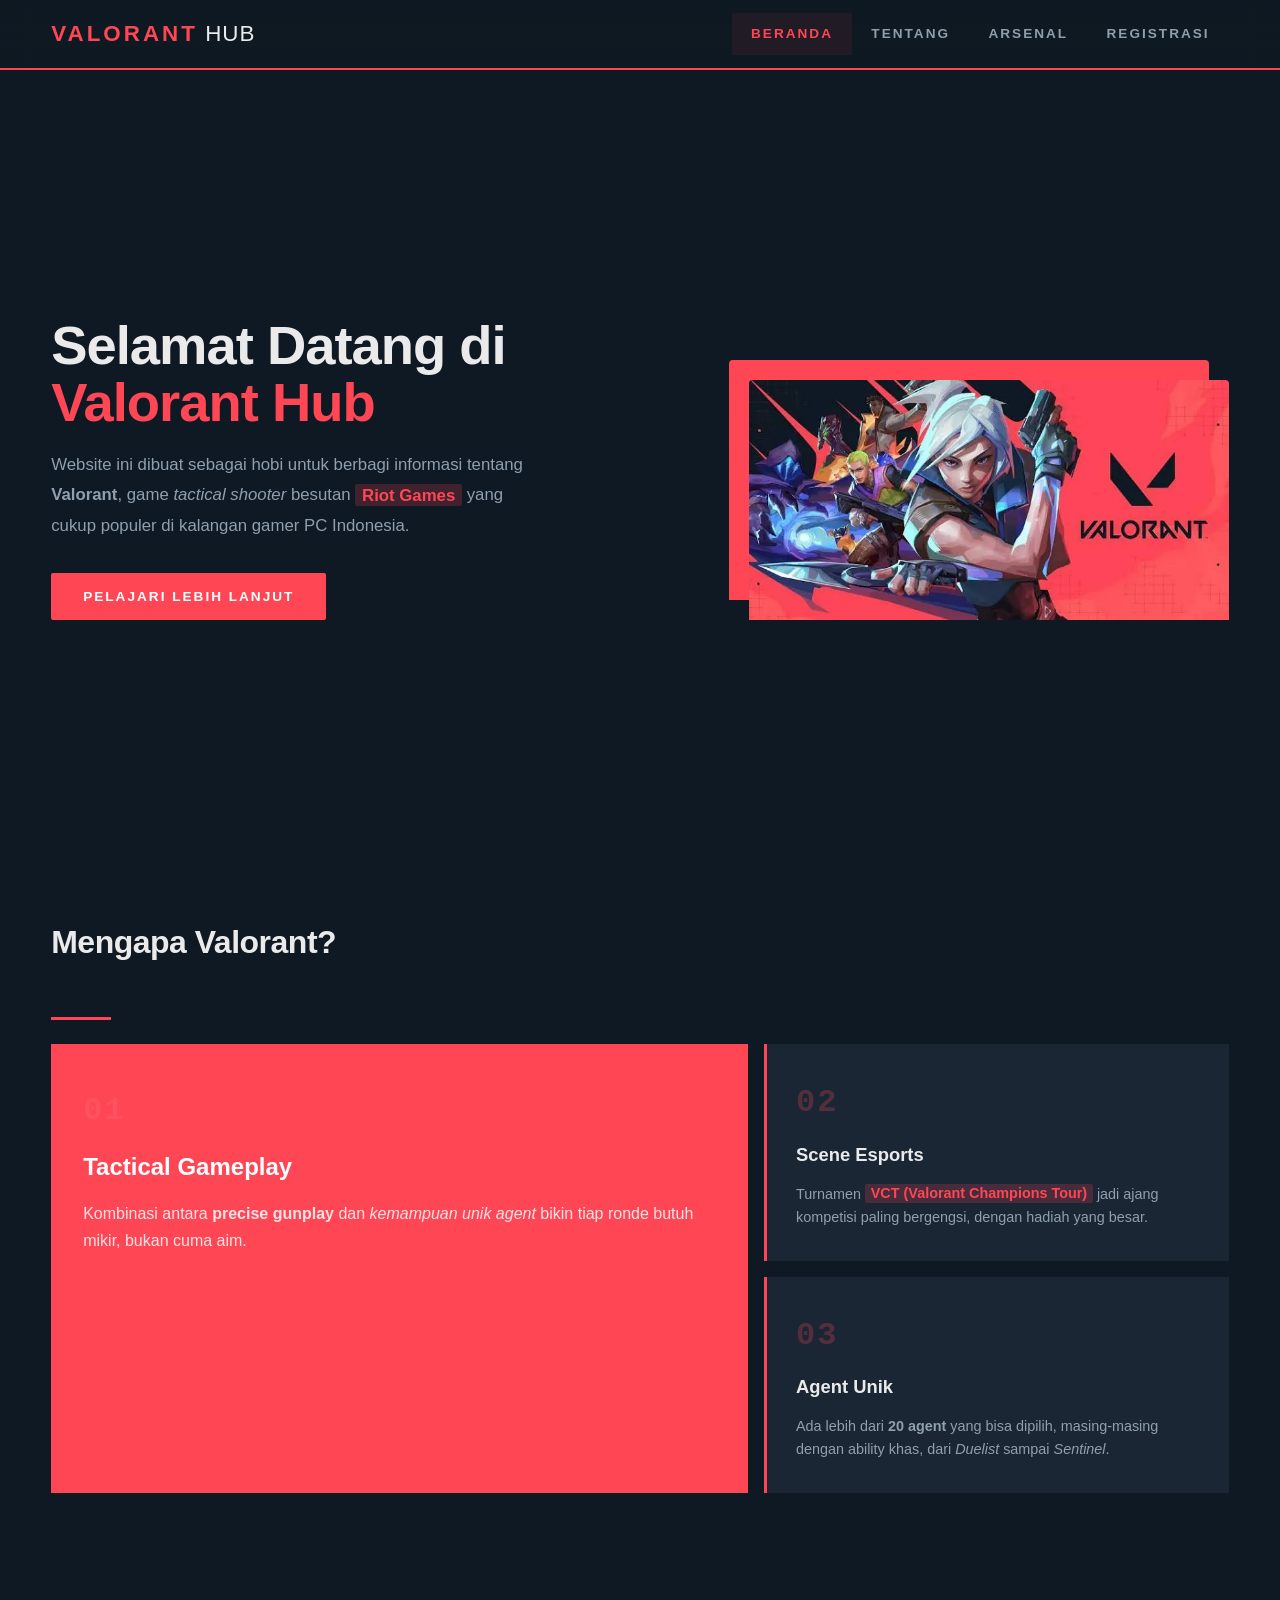
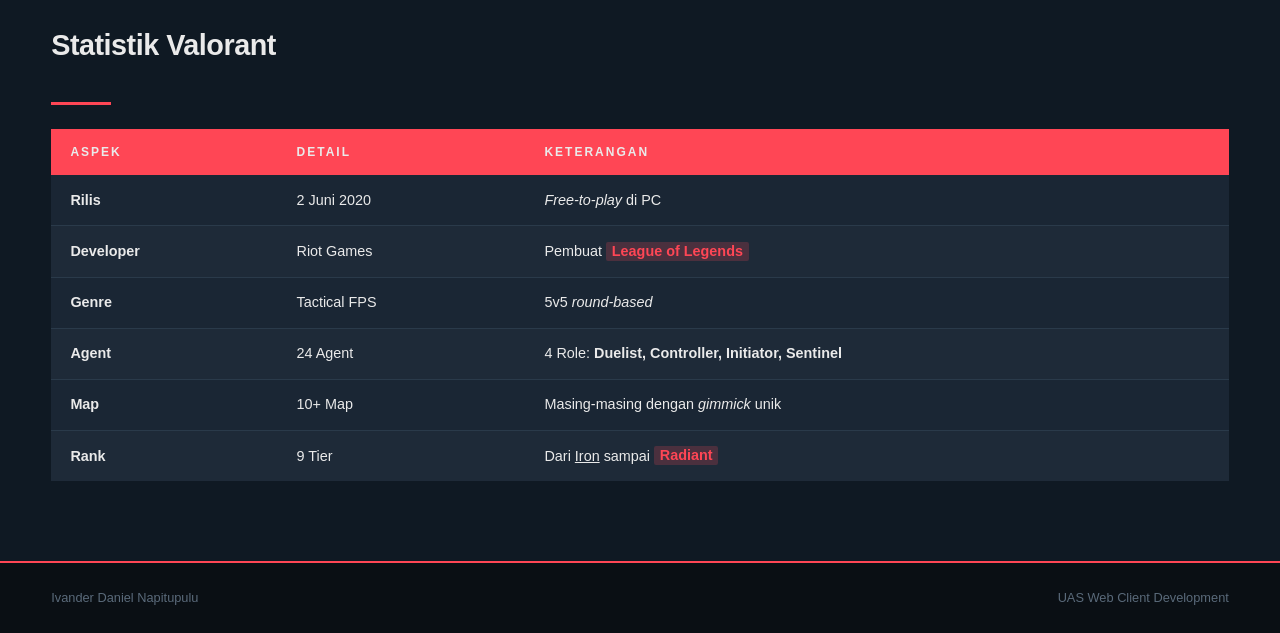
<file: index.html>
<!DOCTYPE html>
<html lang="id">
<head>
  <meta charset="UTF-8">
  <meta name="viewport" content="width=device-width, initial-scale=1.0">
  <title>Valorant Hub - Beranda</title>
  <link rel="stylesheet" href="style.css">
</head>
<body>
  <header>
    <nav>
      <div class="logo">VALORANT<span> HUB</span></div>
      <ul class="nav-links">
        <li><a href="index.html" class="active">Beranda</a></li>
        <li><a href="about.html">Tentang</a></li>
        <li><a href="gallery.html">Arsenal</a></li>
        <li><a href="registrasi.html">Registrasi</a></li>
      </ul>
      <div class="hamburger" onclick="toggleMenu()">
        <span></span>
        <span></span>
        <span></span>
      </div>
    </nav>
  </header>

  <main>
    <section class="hero">
      <div class="hero-content">
        <h1>Selamat Datang di <span class="highlight">Valorant Hub</span></h1>
        <p>Website ini dibuat sebagai hobi untuk berbagi informasi tentang <strong>Valorant</strong>, game <em>tactical shooter</em> besutan <mark>Riot Games</mark> yang cukup populer di kalangan gamer PC Indonesia.</p>
        <a href="about.html" class="btn">Pelajari Lebih Lanjut</a>
      </div>
      <div class="hero-image">
        <img src="valorant.webp" alt="Gaming Setup" />
      </div>
    </section>

    <section class="features">
      <h2>Mengapa Valorant?</h2>
      <div class="section-divider"></div>
      <div class="feature-grid">
        <div class="feature-card">
          <div class="feature-icon">01</div>
          <h3>Tactical Gameplay</h3>
          <p>Kombinasi antara <strong>precise gunplay</strong> dan <em>kemampuan unik agent</em> bikin tiap ronde butuh mikir, bukan cuma aim.</p>
        </div>
        <div class="feature-card">
          <div class="feature-icon">02</div>
          <h3>Scene Esports</h3>
          <p>Turnamen <mark>VCT (Valorant Champions Tour)</mark> jadi ajang kompetisi paling bergengsi, dengan hadiah yang besar.</p>
        </div>
        <div class="feature-card">
          <div class="feature-icon">03</div>
          <h3>Agent Unik</h3>
          <p>Ada lebih dari <strong>20 agent</strong> yang bisa dipilih, masing-masing dengan ability khas, dari <em>Duelist</em> sampai <em>Sentinel</em>.</p>
        </div>
      </div>
    </section>

    <section class="stats">
      <h2>Statistik Valorant</h2>
      <div class="section-divider"></div>
      <table>
        <thead>
          <tr>
            <th>Aspek</th>
            <th>Detail</th>
            <th>Keterangan</th>
          </tr>
        </thead>
        <tbody>
          <tr>
            <td><strong>Rilis</strong></td>
            <td>2 Juni 2020</td>
            <td><em>Free-to-play</em> di PC</td>
          </tr>
          <tr>
            <td><strong>Developer</strong></td>
            <td>Riot Games</td>
            <td>Pembuat <mark>League of Legends</mark></td>
          </tr>
          <tr>
            <td><strong>Genre</strong></td>
            <td>Tactical FPS</td>
            <td>5v5 <em>round-based</em></td>
          </tr>
          <tr>
            <td><strong>Agent</strong></td>
            <td>24 Agent</td>
            <td>4 Role: <strong>Duelist, Controller, Initiator, Sentinel</strong></td>
          </tr>
          <tr>
            <td><strong>Map</strong></td>
            <td>10+ Map</td>
            <td>Masing-masing dengan <em>gimmick</em> unik</td>
          </tr>
          <tr>
            <td><strong>Rank</strong></td>
            <td>9 Tier</td>
            <td>Dari <u>Iron</u> sampai <mark>Radiant</mark></td>
          </tr>
        </tbody>
      </table>
    </section>
  </main>

  <footer>
    <p>Ivander Daniel Napitupulu</p>
    <p>UAS Web Client Development</p>
  </footer>

  <script>
    function toggleMenu() {
      document.querySelector('.nav-links').classList.toggle('active');
    }
  </script>
</body>
</html>
</file>
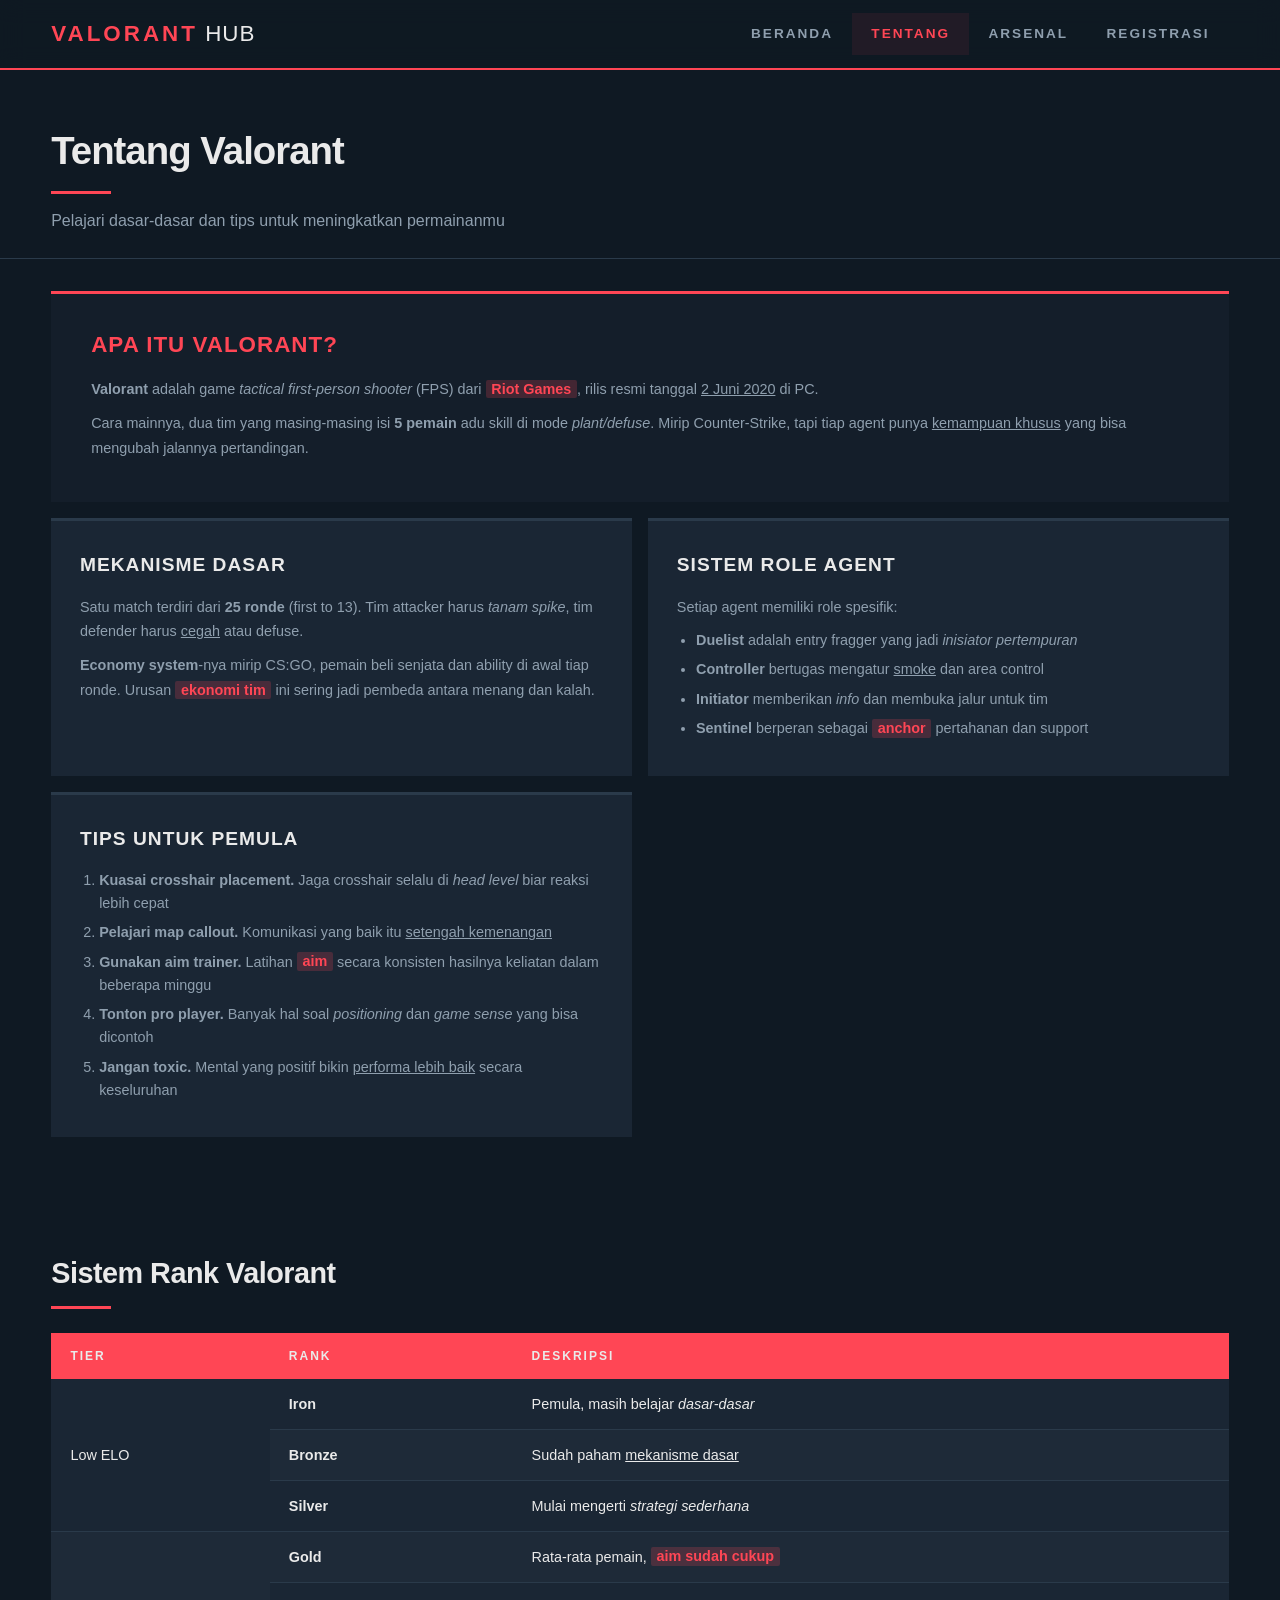
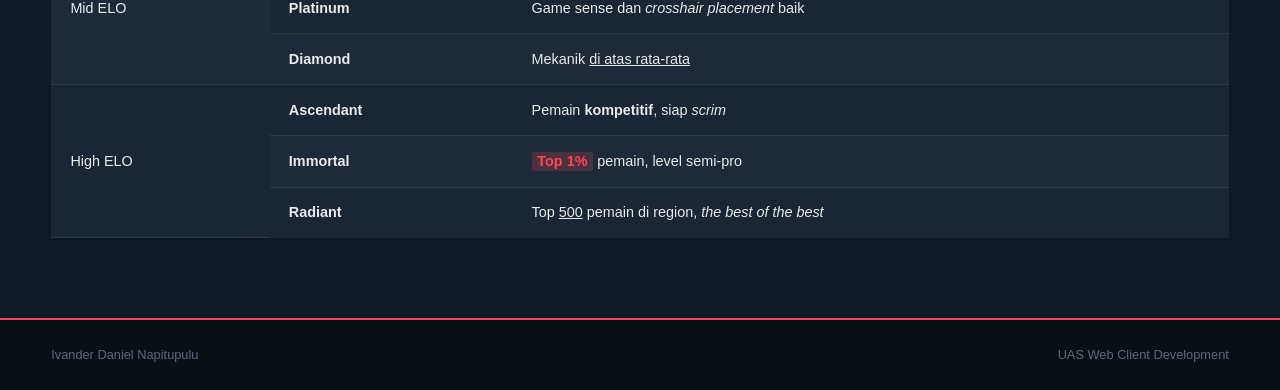
<file: about.html>
<!DOCTYPE html>
<html lang="id">
<head>
  <meta charset="UTF-8">
  <meta name="viewport" content="width=device-width, initial-scale=1.0">
  <title>Valorant Hub - Tentang</title>
  <link rel="stylesheet" href="style.css">
</head>
<body>
  <header>
    <nav>
      <div class="logo">VALORANT<span> HUB</span></div>
      <ul class="nav-links">
        <li><a href="index.html">Beranda</a></li>
        <li><a href="about.html" class="active">Tentang</a></li>
        <li><a href="gallery.html">Arsenal</a></li>
        <li><a href="registrasi.html">Registrasi</a></li>
      </ul>
      <div class="hamburger" onclick="toggleMenu()">
        <span></span>
        <span></span>
        <span></span>
      </div>
    </nav>
  </header>

  <main>
    <section class="page-header">
      <h1>Tentang <span class="highlight">Valorant</span></h1>
      <div class="section-divider"></div>
      <p>Pelajari dasar-dasar dan tips untuk meningkatkan permainanmu</p>
    </section>

    <section class="about-content">
      <div class="about-grid">
        <div class="about-card">
          <h2>Apa Itu Valorant?</h2>
          <p><strong>Valorant</strong> adalah game <em>tactical first-person shooter</em> (FPS) dari <mark>Riot Games</mark>, rilis resmi tanggal <u>2 Juni 2020</u> di PC.</p>
          <p>Cara mainnya, dua tim yang masing-masing isi <strong>5 pemain</strong> adu skill di mode <em>plant/defuse</em>. Mirip Counter-Strike, tapi tiap agent punya <u>kemampuan khusus</u> yang bisa mengubah jalannya pertandingan.</p>
        </div>

        <div class="about-card">
          <h2>Mekanisme Dasar</h2>
          <p>Satu match terdiri dari <strong>25 ronde</strong> (first to 13). Tim attacker harus <em>tanam spike</em>, tim defender harus <u>cegah</u> atau defuse.</p>
          <p><strong>Economy system</strong>-nya mirip CS:GO, pemain beli senjata dan ability di awal tiap ronde. Urusan <mark>ekonomi tim</mark> ini sering jadi pembeda antara menang dan kalah.</p>
        </div>

        <div class="about-card">
          <h2>Sistem Role Agent</h2>
          <p>Setiap agent memiliki role spesifik:</p>
          <ul>
            <li><strong>Duelist</strong> adalah entry fragger yang jadi <em>inisiator pertempuran</em></li>
            <li><strong>Controller</strong> bertugas mengatur <u>smoke</u> dan area control</li>
            <li><strong>Initiator</strong> memberikan <em>info</em> dan membuka jalur untuk tim</li>
            <li><strong>Sentinel</strong> berperan sebagai <mark>anchor</mark> pertahanan dan support</li>
          </ul>
        </div>

        <div class="about-card">
          <h2>Tips untuk Pemula</h2>
          <ol>
            <li><strong>Kuasai crosshair placement.</strong> Jaga crosshair selalu di <em>head level</em> biar reaksi lebih cepat</li>
            <li><strong>Pelajari map callout.</strong> Komunikasi yang baik itu <u>setengah kemenangan</u></li>
            <li><strong>Gunakan aim trainer.</strong> Latihan <mark>aim</mark> secara konsisten hasilnya keliatan dalam beberapa minggu</li>
            <li><strong>Tonton pro player.</strong> Banyak hal soal <em>positioning</em> dan <em>game sense</em> yang bisa dicontoh</li>
            <li><strong>Jangan toxic.</strong> Mental yang positif bikin <u>performa lebih baik</u> secara keseluruhan</li>
          </ol>
        </div>
      </div>
    </section>

    <section class="rank-table">
      <h2>Sistem Rank Valorant</h2>
      <div class="section-divider"></div>
      <table>
        <thead>
          <tr>
            <th>Tier</th>
            <th>Rank</th>
            <th>Deskripsi</th>
          </tr>
        </thead>
        <tbody>
          <tr>
            <td rowspan="3">Low ELO</td>
            <td><strong>Iron</strong></td>
            <td>Pemula, masih belajar <em>dasar-dasar</em></td>
          </tr>
          <tr>
            <td><strong>Bronze</strong></td>
            <td>Sudah paham <u>mekanisme dasar</u></td>
          </tr>
          <tr>
            <td><strong>Silver</strong></td>
            <td>Mulai mengerti <em>strategi sederhana</em></td>
          </tr>
          <tr>
            <td rowspan="3">Mid ELO</td>
            <td><strong>Gold</strong></td>
            <td>Rata-rata pemain, <mark>aim sudah cukup</mark></td>
          </tr>
          <tr>
            <td><strong>Platinum</strong></td>
            <td>Game sense dan <em>crosshair placement</em> baik</td>
          </tr>
          <tr>
            <td><strong>Diamond</strong></td>
            <td>Mekanik <u>di atas rata-rata</u></td>
          </tr>
          <tr>
            <td rowspan="3">High ELO</td>
            <td><strong>Ascendant</strong></td>
            <td>Pemain <strong>kompetitif</strong>, siap <em>scrim</em></td>
          </tr>
          <tr>
            <td><strong>Immortal</strong></td>
            <td><mark>Top 1%</mark> pemain, level semi-pro</td>
          </tr>
          <tr>
            <td><strong>Radiant</strong></td>
            <td>Top <u>500</u> pemain di region, <em>the best of the best</em></td>
          </tr>
        </tbody>
      </table>
    </section>
  </main>

  <footer>
    <p>Ivander Daniel Napitupulu</p>
    <p>UAS Web Client Development</p>
  </footer>

  <script>
    function toggleMenu() {
      document.querySelector('.nav-links').classList.toggle('active');
    }
  </script>
</body>
</html>
</file>
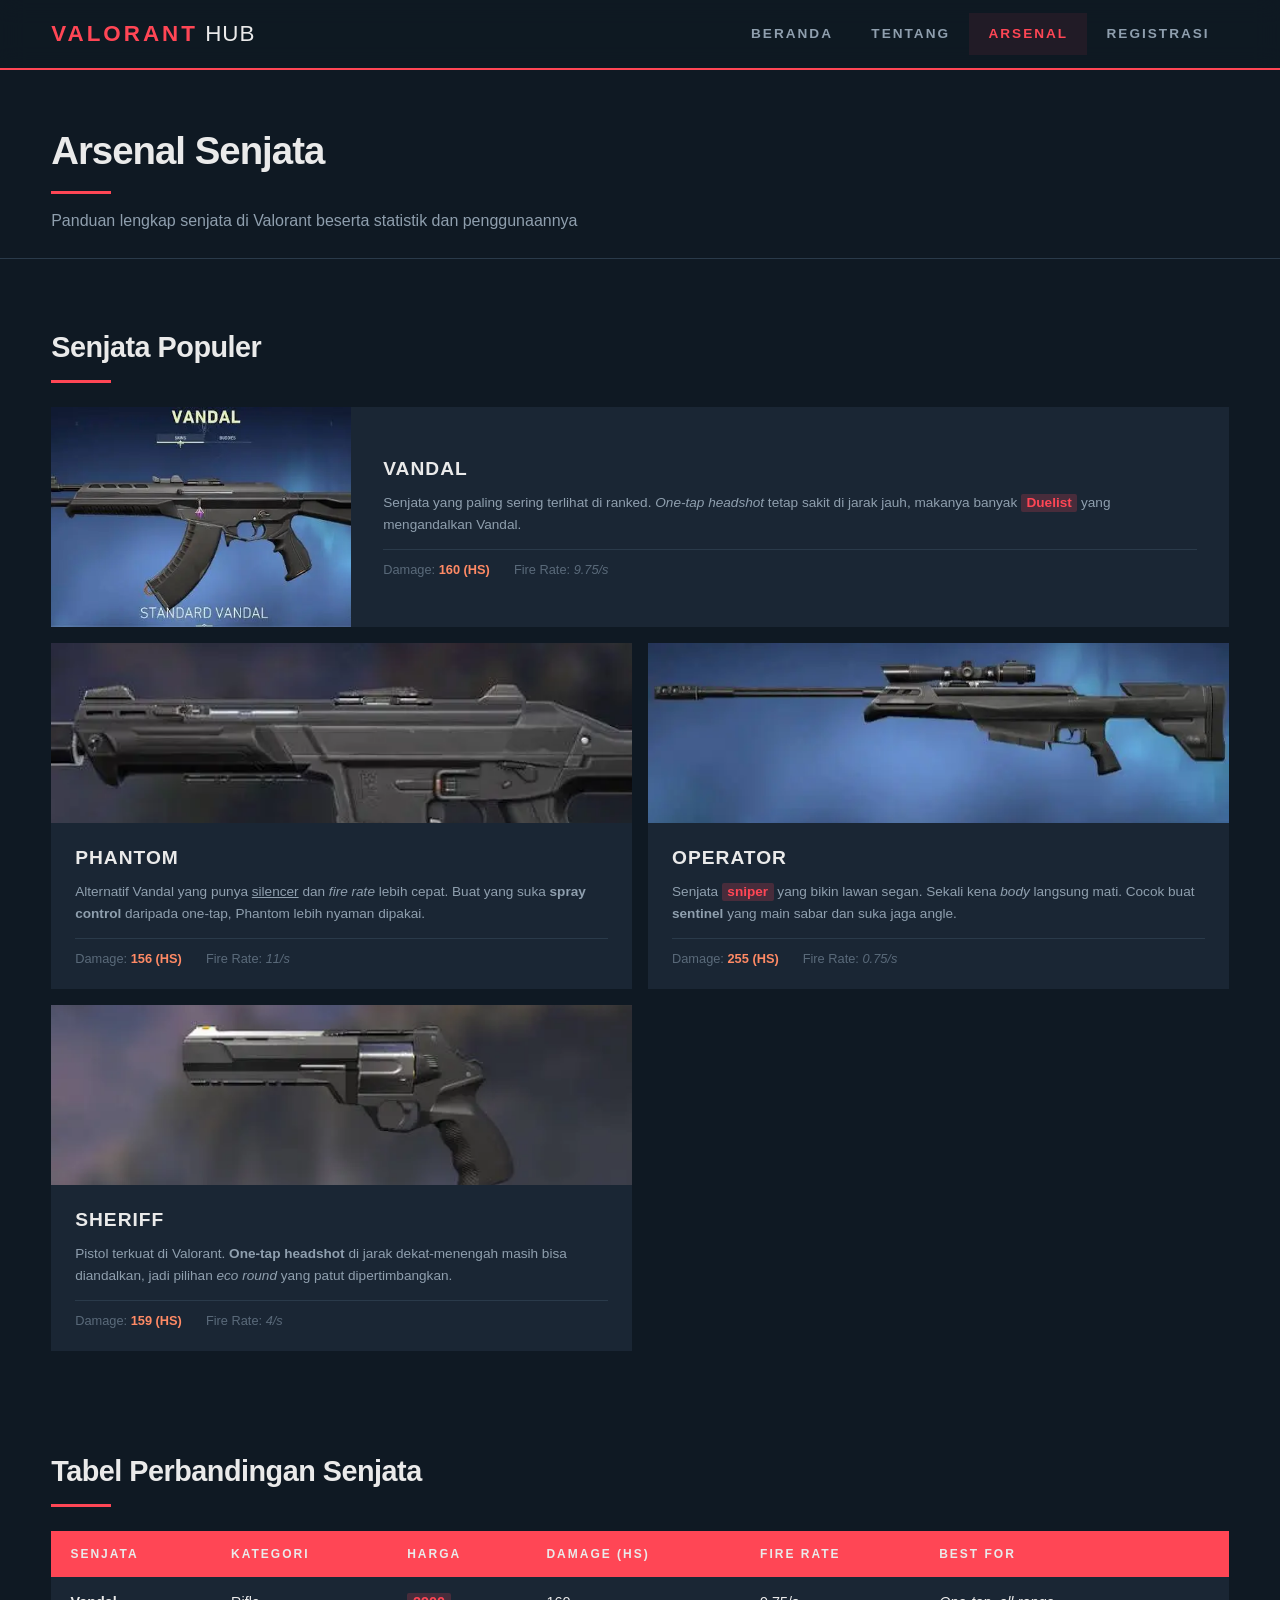
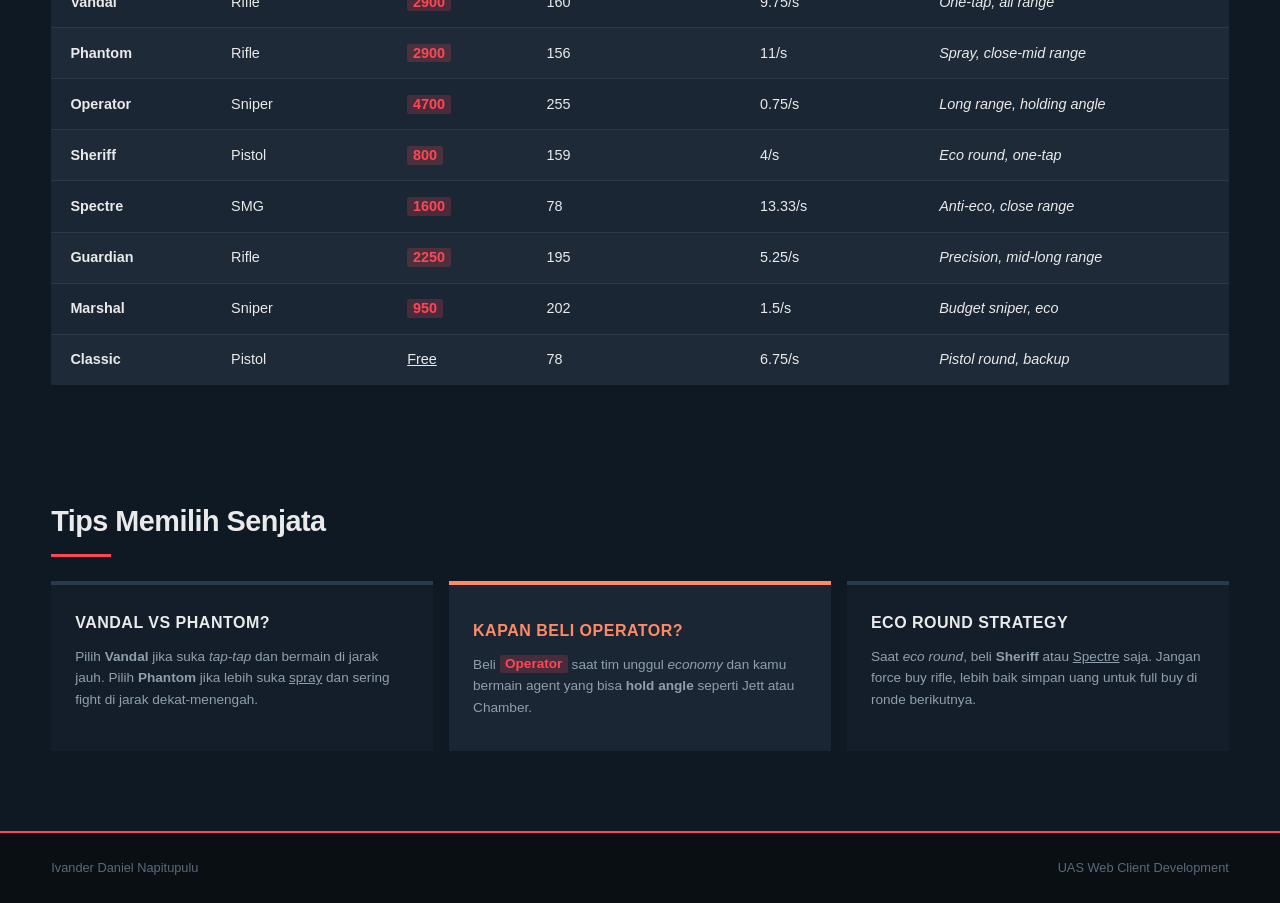
<file: gallery.html>
<!DOCTYPE html>
<html lang="id">
<head>
  <meta charset="UTF-8">
  <meta name="viewport" content="width=device-width, initial-scale=1.0">
  <title>Valorant Hub - Arsenal</title>
  <link rel="stylesheet" href="style.css">
</head>
<body>
  <header>
    <nav>
      <div class="logo">VALORANT<span> HUB</span></div>
      <ul class="nav-links">
        <li><a href="index.html">Beranda</a></li>
        <li><a href="about.html">Tentang</a></li>
        <li><a href="gallery.html" class="active">Arsenal</a></li>
        <li><a href="registrasi.html">Registrasi</a></li>
      </ul>
      <div class="hamburger" onclick="toggleMenu()">
        <span></span>
        <span></span>
        <span></span>
      </div>
    </nav>
  </header>

  <main>
    <section class="page-header">
      <h1>Arsenal <span class="highlight">Senjata</span></h1>
      <div class="section-divider"></div>
      <p>Panduan lengkap senjata di Valorant beserta statistik dan penggunaannya</p>
    </section>

    <section class="weapon-showcase">
      <h2>Senjata Populer</h2>
      <div class="section-divider"></div>
      <div class="weapon-grid">
        <div class="weapon-card">
          <div class="weapon-img">
            <img src="vandal.webp" alt="Vandal" />
          </div>
          <div class="weapon-info">
            <h3>Vandal</h3>
            <p>Senjata yang paling sering terlihat di ranked. <em>One-tap headshot</em> tetap sakit di jarak jauh, makanya banyak <mark>Duelist</mark> yang mengandalkan Vandal.</p>
            <div class="weapon-stats">
              <span>Damage: <strong>160 (HS)</strong></span>
              <span>Fire Rate: <em>9.75/s</em></span>
            </div>
          </div>
        </div>

        <div class="weapon-card">
          <div class="weapon-img">
            <img src="phantom.webp" alt="Phantom" />
          </div>
          <div class="weapon-info">
            <h3>Phantom</h3>
            <p>Alternatif Vandal yang punya <u>silencer</u> dan <em>fire rate</em> lebih cepat. Buat yang suka <strong>spray control</strong> daripada one-tap, Phantom lebih nyaman dipakai.</p>
            <div class="weapon-stats">
              <span>Damage: <strong>156 (HS)</strong></span>
              <span>Fire Rate: <em>11/s</em></span>
            </div>
          </div>
        </div>

        <div class="weapon-card">
          <div class="weapon-img">
            <img src="operator.webp" alt="Operator" />
          </div>
          <div class="weapon-info">
            <h3>Operator</h3>
            <p>Senjata <mark>sniper</mark> yang bikin lawan segan. Sekali kena <em>body</em> langsung mati. Cocok buat <strong>sentinel</strong> yang main sabar dan suka jaga angle.</p>
            <div class="weapon-stats">
              <span>Damage: <strong>255 (HS)</strong></span>
              <span>Fire Rate: <em>0.75/s</em></span>
            </div>
          </div>
        </div>

        <div class="weapon-card">
          <div class="weapon-img">
            <img src="sheriff.webp" alt="Sheriff" />
          </div>
          <div class="weapon-info">
            <h3>Sheriff</h3>
            <p>Pistol terkuat di Valorant. <strong>One-tap headshot</strong> di jarak dekat-menengah masih bisa diandalkan, jadi pilihan <em>eco round</em> yang patut dipertimbangkan.</p>
            <div class="weapon-stats">
              <span>Damage: <strong>159 (HS)</strong></span>
              <span>Fire Rate: <em>4/s</em></span>
            </div>
          </div>
        </div>
      </div>
    </section>

    <section class="weapon-table">
      <h2>Tabel Perbandingan Senjata</h2>
      <div class="section-divider"></div>
      <table>
        <thead>
          <tr>
            <th>Senjata</th>
            <th>Kategori</th>
            <th>Harga</th>
            <th>Damage (HS)</th>
            <th>Fire Rate</th>
            <th>Best For</th>
          </tr>
        </thead>
        <tbody>
          <tr>
            <td><strong>Vandal</strong></td>
            <td>Rifle</td>
            <td><mark>2900</mark></td>
            <td>160</td>
            <td>9.75/s</td>
            <td><em>One-tap, all range</em></td>
          </tr>
          <tr>
            <td><strong>Phantom</strong></td>
            <td>Rifle</td>
            <td><mark>2900</mark></td>
            <td>156</td>
            <td>11/s</td>
            <td><em>Spray, close-mid range</em></td>
          </tr>
          <tr>
            <td><strong>Operator</strong></td>
            <td>Sniper</td>
            <td><mark>4700</mark></td>
            <td>255</td>
            <td>0.75/s</td>
            <td><em>Long range, holding angle</em></td>
          </tr>
          <tr>
            <td><strong>Sheriff</strong></td>
            <td>Pistol</td>
            <td><mark>800</mark></td>
            <td>159</td>
            <td>4/s</td>
            <td><em>Eco round, one-tap</em></td>
          </tr>
          <tr>
            <td><strong>Spectre</strong></td>
            <td>SMG</td>
            <td><mark>1600</mark></td>
            <td>78</td>
            <td>13.33/s</td>
            <td><em>Anti-eco, close range</em></td>
          </tr>
          <tr>
            <td><strong>Guardian</strong></td>
            <td>Rifle</td>
            <td><mark>2250</mark></td>
            <td>195</td>
            <td>5.25/s</td>
            <td><em>Precision, mid-long range</em></td>
          </tr>
          <tr>
            <td><strong>Marshal</strong></td>
            <td>Sniper</td>
            <td><mark>950</mark></td>
            <td>202</td>
            <td>1.5/s</td>
            <td><em>Budget sniper, eco</em></td>
          </tr>
          <tr>
            <td><strong>Classic</strong></td>
            <td>Pistol</td>
            <td><u>Free</u></td>
            <td>78</td>
            <td>6.75/s</td>
            <td><em>Pistol round, backup</em></td>
          </tr>
        </tbody>
      </table>
    </section>

    <section class="tips-section">
      <h2>Tips Memilih Senjata</h2>
      <div class="section-divider"></div>
      <div class="tips-grid">
        <div class="tip-card">
          <h3>Vandal vs Phantom?</h3>
          <p>Pilih <strong>Vandal</strong> jika suka <em>tap-tap</em> dan bermain di jarak jauh. Pilih <strong>Phantom</strong> jika lebih suka <u>spray</u> dan sering fight di jarak dekat-menengah.</p>
        </div>
        <div class="tip-card">
          <h3>Kapan Beli Operator?</h3>
          <p>Beli <mark>Operator</mark> saat tim unggul <em>economy</em> dan kamu bermain agent yang bisa <strong>hold angle</strong> seperti Jett atau Chamber.</p>
        </div>
        <div class="tip-card">
          <h3>Eco Round Strategy</h3>
          <p>Saat <em>eco round</em>, beli <strong>Sheriff</strong> atau <u>Spectre</u> saja. Jangan force buy rifle, lebih baik simpan uang untuk full buy di ronde berikutnya.</p>
        </div>
      </div>
    </section>
  </main>

  <footer>
    <p>Ivander Daniel Napitupulu</p>
    <p>UAS Web Client Development</p>
  </footer>

  <script>
    function toggleMenu() {
      document.querySelector('.nav-links').classList.toggle('active');
    }
  </script>
</body>
</html>
</file>
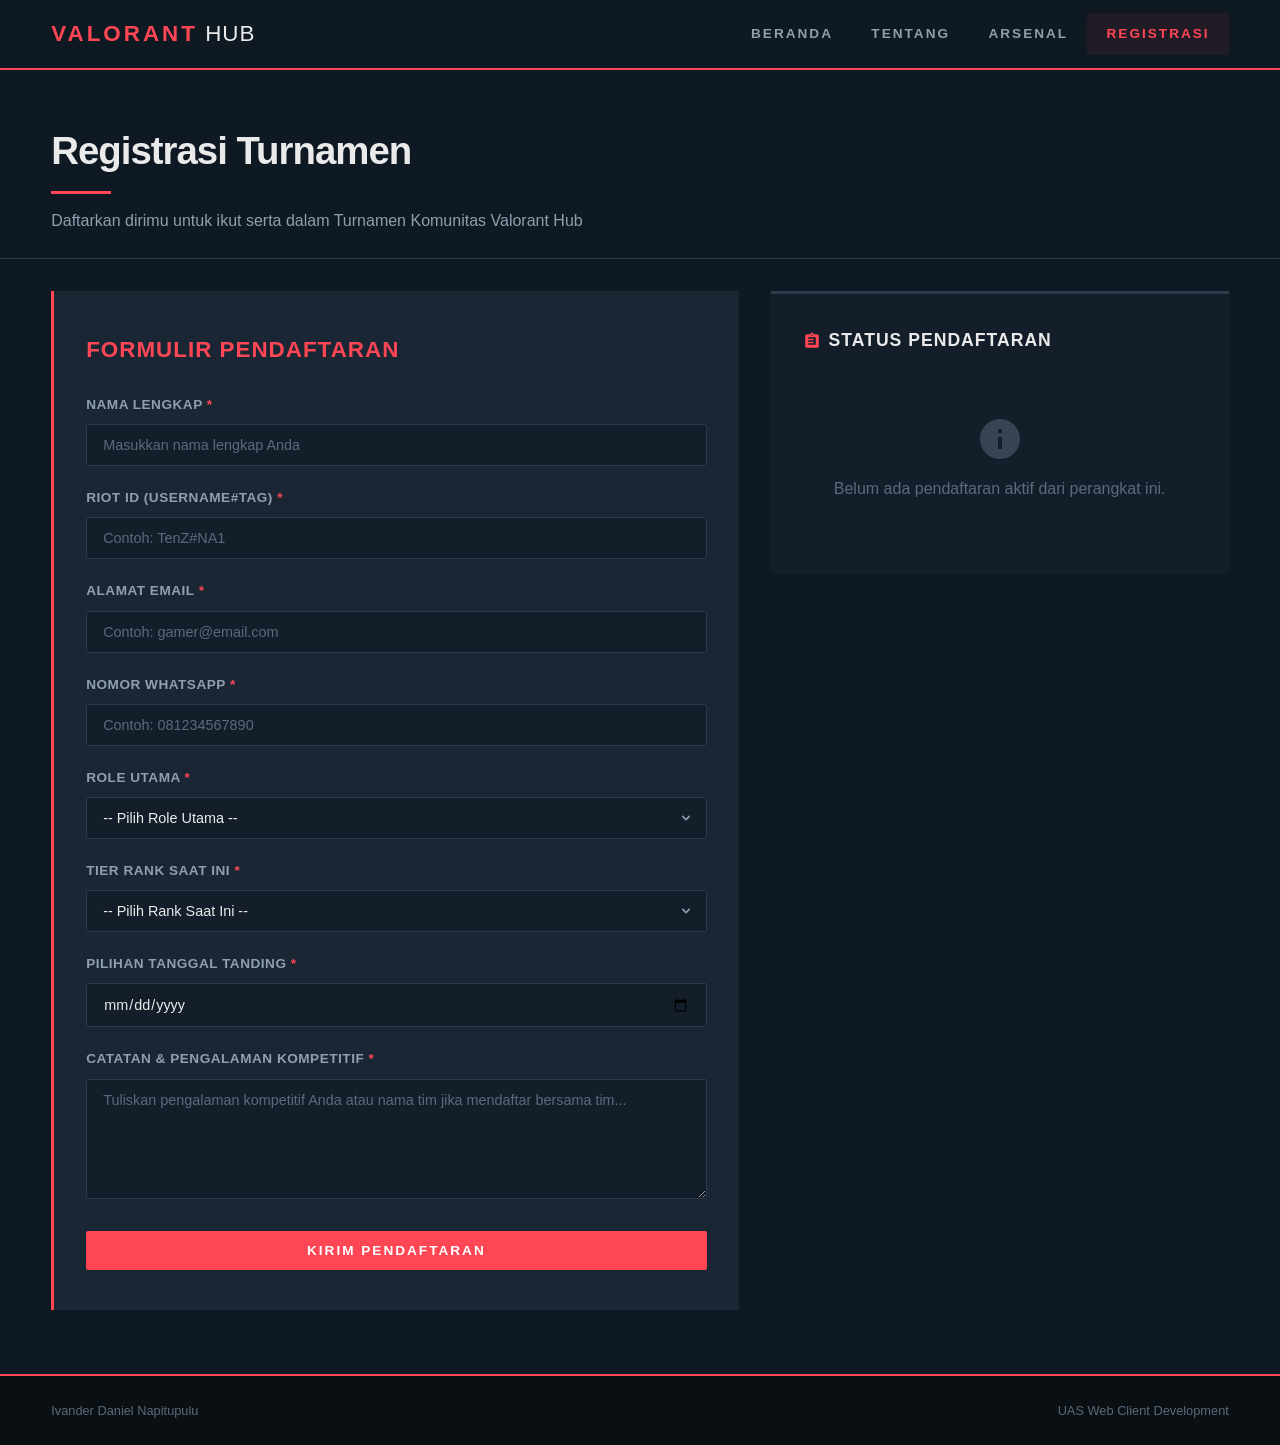
<file: registrasi.html>
<!DOCTYPE html>
<html lang="id">
<head>
  <meta charset="UTF-8">
  <meta name="viewport" content="width=device-width, initial-scale=1.0">
  <title>Valorant Hub - Registrasi Turnamen</title>
  <link rel="stylesheet" href="style.css">
</head>
<body>
  <header>
    <nav>
      <div class="logo">VALORANT<span> HUB</span></div>
      <ul class="nav-links">
        <li><a href="index.html">Beranda</a></li>
        <li><a href="about.html">Tentang</a></li>
        <li><a href="gallery.html">Arsenal</a></li>
        <li><a href="registrasi.html" class="active">Registrasi</a></li>
      </ul>
      <div class="hamburger" onclick="toggleMenu()">
        <span></span>
        <span></span>
        <span></span>
      </div>
    </nav>
  </header>

  <main>
    <section class="page-header">
      <h1>Registrasi <span class="highlight">Turnamen</span></h1>
      <div class="section-divider"></div>
      <p>Daftarkan dirimu untuk ikut serta dalam Turnamen Komunitas Valorant Hub</p>
    </section>

    <section class="registrasi-section">
      <div class="registrasi-layout">
        <div class="form-panel">
          <h2>Formulir Pendaftaran</h2>
          <form id="tournament-form" novalidate>
            
            <div class="form-group">
              <label for="client-name" class="form-label">Nama Lengkap <span>*</span></label>
              <input
                type="text"
                id="client-name"
                class="form-control"
                placeholder="Masukkan nama lengkap Anda"
                required
                minlength="3"
              />
              <span class="error-message" id="name-error">Nama minimal 3 karakter dan wajib diisi.</span>
            </div>

            <div class="form-group">
              <label for="riot-id" class="form-label">Riot ID (Username#TAG) <span>*</span></label>
              <input
                type="text"
                id="riot-id"
                class="form-control"
                placeholder="Contoh: TenZ#NA1"
                required
                pattern="^.{3,16}#[a-zA-Z0-9]{3,5}$"
              />
              <span class="error-message" id="riot-id-error">Riot ID wajib diisi dengan format Username#TAG (tag 3-5 karakter alfanumerik).</span>
            </div>

            <div class="form-group">
              <label for="client-email" class="form-label">Alamat Email <span>*</span></label>
              <input
                type="email"
                id="client-email"
                class="form-control"
                placeholder="Contoh: gamer@email.com"
                required
              />
              <span class="error-message" id="email-error">Masukkan alamat email yang valid.</span>
            </div>

            <div class="form-group">
              <label for="client-phone" class="form-label">Nomor WhatsApp <span>*</span></label>
              <input
                type="tel"
                id="client-phone"
                class="form-control"
                placeholder="Contoh: 081234567890"
                required
                pattern="^(\+62|0)8[1-9][0-9]{7,10}$"
              />
              <span class="error-message" id="phone-error">Masukkan nomor HP Indonesia yang valid (mulai dengan 08/628 dan panjang 10-13 digit).</span>
            </div>

            <div class="form-group">
              <label for="client-role" class="form-label">Role Utama <span>*</span></label>
              <select id="client-role" class="form-control" required>
                <option value="" disabled selected>-- Pilih Role Utama --</option>
                <option value="Duelist">Duelist (Jett, Reyna, Raze, Phoenix, Neon, Iso)</option>
                <option value="Initiator">Initiator (Sova, Fade, Breach, Skye, Gekko, Kayo)</option>
                <option value="Controller">Controller (Omen, Viper, Brimstone, Astra, Harbor, Clove)</option>
                <option value="Sentinel">Sentinel (Killjoy, Cypher, Sage, Chamber, Deadlock)</option>
              </select>
              <span class="error-message" id="role-error">Pilih salah satu role utama Anda.</span>
            </div>

            <div class="form-group">
              <label for="client-rank" class="form-label">Tier Rank Saat Ini <span>*</span></label>
              <select id="client-rank" class="form-control" required>
                <option value="" disabled selected>-- Pilih Rank Saat Ini --</option>
                <option value="Iron">Iron</option>
                <option value="Bronze">Bronze</option>
                <option value="Silver">Silver</option>
                <option value="Gold">Gold</option>
                <option value="Platinum">Platinum</option>
                <option value="Diamond">Diamond</option>
                <option value="Ascendant">Ascendant</option>
                <option value="Immortal">Immortal</option>
                <option value="Radiant">Radiant</option>
              </select>
              <span class="error-message" id="rank-error">Pilih salah satu tier rank saat ini.</span>
            </div>

            <div class="form-group">
              <label for="match-date" class="form-label">Pilihan Tanggal Tanding <span>*</span></label>
              <input
                type="date"
                id="match-date"
                class="form-control"
                required
              />
              <span class="error-message" id="date-error">Tanggal turnamen harus hari ini atau di masa mendatang.</span>
            </div>

            <div class="form-group">
              <label for="client-notes" class="form-label">Catatan & Pengalaman Kompetitif <span>*</span></label>
              <textarea
                id="client-notes"
                class="form-control"
                placeholder="Tuliskan pengalaman kompetitif Anda atau nama tim jika mendaftar bersama tim..."
                required
                minlength="10"
              ></textarea>
              <span class="error-message" id="notes-error">Catatan minimal 10 karakter dan wajib diisi.</span>
            </div>

            <div class="btn-submit-container">
              <button type="submit" class="btn btn-form">Kirim Pendaftaran</button>
            </div>
          </form>
        </div>

        <div class="status-panel">
          <h3>
            <svg xmlns="http://www.w3.org/2000/svg" viewBox="0 0 24 24"><path d="M19 3h-4.18C14.4 1.84 13.3 1 12 1c-1.3 0-2.4.84-2.82 2H5c-1.1 0-2 .9-2 2v14c0 1.1.9 2 2 2h14c1.1 0 2-.9 2-2V5c0-1.1-.9-2-2-2zm-7 0c.55 0 1 .45 1 1s-.45 1-1 1-1-.45-1-1 .45-1 1-1zm2 14H7v-2h7v-2H7v-2h7V9H7V7h10v10h-3z"/></svg>
            Status Pendaftaran
          </h3>
          
          <div id="status-empty" class="status-empty">
            <svg xmlns="http://www.w3.org/2000/svg" viewBox="0 0 24 24"><path d="M12 2C6.48 2 2 6.48 2 12s4.48 10 10 10 10-4.48 10-10S17.52 2 12 2zm1 15h-2v-6h2v6zm0-8h-2V7h2v2z"/></svg>
            <p>Belum ada pendaftaran aktif dari perangkat ini.</p>
          </div>

          <div id="status-active" class="status-active" style="display: none;">
            <div class="success-banner">
              <svg xmlns="http://www.w3.org/2000/svg" viewBox="0 0 24 24"><path d="M12 2C6.48 2 2 6.48 2 12s4.48 10 10 10 10-4.48 10-10S17.52 2 12 2zm-2 15l-5-5 1.41-1.41L10 14.17l7.59-7.59L19 8l-9 9z"/></svg>
              <span>Terdaftar untuk Turnamen!</span>
            </div>
            
            <div class="detail-list">
              <div class="detail-item">
                <div class="detail-label">Nama Lengkap</div>
                <div class="detail-value" id="disp-name"></div>
              </div>
              <div class="detail-item">
                <div class="detail-label">Riot ID</div>
                <div class="detail-value" id="disp-riot-id"></div>
              </div>
              <div class="detail-item">
                <div class="detail-label">Alamat Email</div>
                <div class="detail-value" id="disp-email"></div>
              </div>
              <div class="detail-item">
                <div class="detail-label">Nomor WhatsApp</div>
                <div class="detail-value" id="disp-phone"></div>
              </div>
              <div class="detail-item">
                <div class="detail-label">Role Utama</div>
                <div class="detail-value" id="disp-role"></div>
              </div>
              <div class="detail-item">
                <div class="detail-label">Tier Rank</div>
                <div class="detail-value" id="disp-rank"></div>
              </div>
              <div class="detail-item">
                <div class="detail-label">Tanggal Tanding</div>
                <div class="detail-value" id="disp-date"></div>
              </div>
              <div class="detail-item">
                <div class="detail-label">Catatan Pengalaman</div>
                <div class="detail-value" id="disp-notes"></div>
              </div>
            </div>

            <button id="btn-cancel" class="btn-cancel">Batalkan Pendaftaran</button>
          </div>
        </div>
      </div>
    </section>
  </main>

  <footer>
    <p>Ivander Daniel Napitupulu</p>
    <p>UAS Web Client Development</p>
  </footer>

  <script>
    function toggleMenu() {
      document.querySelector('.nav-links').classList.toggle('active');
    }
  </script>
  <script src="script.js"></script>
</body>
</html>
</file>
<file: style.css>
/*  RESET & BASE  */
* {
  margin: 0;
  padding: 0;
  box-sizing: border-box;
}

:root {
  --primary: #FF4655;
  --primary-dark: #BD3944;
  --bg-dark: #0F1923;
  --bg-card: #1A2634;
  --bg-card-alt: #141E2A;
  --bg-card-hover: #243447;
  --text: #EAEAEA;
  --text-muted: #8F9FAE;
  --text-dim: #5A6A7A;
  --accent: #FF8A65;
  --border: #2A3A4A;
}

body {
  font-family: 'Segoe UI', Tahoma, Geneva, Verdana, sans-serif;
  background-color: var(--bg-dark);
  color: var(--text);
  line-height: 1.7;
  min-height: 100vh;
  overflow-x: hidden;
}

a {
  text-decoration: none;
  color: inherit;
}

img {
  max-width: 100%;
  height: auto;
  display: block;
}

mark {
  background: rgba(255, 70, 85, 0.2);
  color: var(--primary);
  padding: 0.1em 0.4em;
  border-radius: 2px;
  font-weight: 600;
}

/*  NAVBAR  */
nav {
  display: flex;
  justify-content: space-between;
  align-items: center;
  padding: 0.8rem 4%;
  background: rgba(15, 25, 35, 0.92);
  backdrop-filter: blur(12px);
  position: sticky;
  top: 0;
  z-index: 1000;
  border-bottom: 2px solid var(--primary);
}

.logo {
  font-size: 1.4rem;
  font-weight: 900;
  color: var(--primary);
  letter-spacing: 3px;
  text-transform: uppercase;
}

.logo span {
  color: var(--text);
  font-weight: 300;
  letter-spacing: 1px;
}

.nav-links {
  display: flex;
  list-style: none;
  gap: 0;
}

.nav-links li {
  position: relative;
}

.nav-links a {
  color: var(--text-muted);
  font-weight: 600;
  font-size: 0.85rem;
  text-transform: uppercase;
  letter-spacing: 2px;
  padding: 0.6rem 1.2rem;
  transition: color 0.2s;
  display: block;
}

.nav-links a:hover {
  color: var(--text);
}

.nav-links a.active {
  color: var(--primary);
  background: rgba(255, 70, 85, 0.08);
}

.hamburger {
  display: none;
  flex-direction: column;
  gap: 5px;
  cursor: pointer;
  padding: 4px;
}

.hamburger span {
  width: 22px;
  height: 2px;
  background: var(--text);
  transition: 0.3s;
}

/* HERO  */
.hero {
  display: grid;
  grid-template-columns: 1fr 1fr;
  align-items: center;
  padding: 6rem 4% 0;
  gap: 2rem;
  min-height: 85vh;
  position: relative;
}

.hero::after {
  content: '';
  position: absolute;
  bottom: 0;
  left: 0;
  right: 0;
  height: 120px;
  background: linear-gradient(to top, var(--bg-dark), transparent);
  pointer-events: none;
}

.hero-content {
  padding-bottom: 4rem;
  position: relative;
  z-index: 1;
}

.hero-content h1 {
  font-size: 3.4rem;
  font-weight: 900;
  line-height: 1.05;
  margin-bottom: 1.2rem;
  letter-spacing: -1px;
}

.hero-content h1 .highlight {
  display: inline-block;
  color: var(--primary);
}

.hero-content p {
  font-size: 1.05rem;
  color: var(--text-muted);
  margin-bottom: 2rem;
  line-height: 1.8;
  max-width: 480px;
}

.btn {
  display: inline-block;
  padding: 0.75rem 2rem;
  background: var(--primary);
  color: white;
  font-weight: 700;
  font-size: 0.85rem;
  border-radius: 2px;
  transition: background 0.2s, transform 0.2s;
  text-transform: uppercase;
  letter-spacing: 2px;
}

.btn:hover {
  background: var(--primary-dark);
  transform: translateY(-2px);
}

.hero-image {
  display: flex;
  align-items: flex-end;
  justify-content: flex-end;
}

.hero-image img {
  border-radius: 4px 4px 0 0;
  box-shadow: -20px -20px 0 var(--primary);
  max-width: 480px;
  width: 100%;
  position: relative;
  z-index: 1;
}

/* SECTION DIVIDER  */
.section-divider {
  width: 60px;
  height: 3px;
  background: var(--primary);
  margin: 0 0 1.5rem 0;
}

.section-divider--center {
  margin: 0 auto 1.5rem auto;
}

/* FEATURES SECTION */
.features {
  padding: 5rem 4% 4rem;
  position: relative;
}

.features h2 {
  font-size: 2rem;
  font-weight: 800;
  margin-bottom: 3rem;
  letter-spacing: -0.5px;
}

.feature-grid {
  display: grid;
  grid-template-columns: 1.2fr 0.8fr;
  gap: 1rem;
}

.feature-card {
  background: var(--bg-card);
  padding: 2rem 1.8rem;
  border-left: 3px solid var(--primary);
  transition: background 0.2s;
  display: flex;
  flex-direction: column;
  gap: 0.5rem;
}

.feature-card:hover {
  background: var(--bg-card-hover);
}

.feature-card:first-child {
  grid-row: span 2;
  padding: 2.5rem 2rem;
  background: var(--primary);
  border-left: none;
}

.feature-card:first-child h3 {
  color: white;
  font-size: 1.5rem;
}

.feature-card:first-child p {
  color: rgba(255, 255, 255, 0.85);
  font-size: 1rem;
  line-height: 1.7;
}

.feature-card:first-child .feature-icon {
  color: rgba(255, 255, 255, 0.25);
}

.feature-icon {
  font-size: 2rem;
  font-weight: 900;
  color: var(--primary);
  opacity: 0.25;
  font-family: 'Courier New', monospace;
  letter-spacing: 2px;
}

.feature-card h3 {
  font-size: 1.15rem;
  font-weight: 700;
  color: var(--text);
  margin-bottom: 0.3rem;
}

.feature-card p {
  color: var(--text-muted);
  font-size: 0.9rem;
  line-height: 1.6;
}

/*  STATS TABLE  */
.stats {
  padding: 4rem 4% 5rem;
}

.stats h2 {
  font-size: 1.8rem;
  font-weight: 800;
  margin-bottom: 2rem;
  letter-spacing: -0.5px;
}

table {
  width: 100%;
  max-width: 100%;
  border-collapse: collapse;
  background: var(--bg-card);
}

thead {
  background: var(--primary);
}

th {
  padding: 0.8rem 1.2rem;
  text-align: left;
  font-weight: 700;
  text-transform: uppercase;
  font-size: 0.75rem;
  letter-spacing: 2px;
}

td {
  padding: 0.8rem 1.2rem;
  border-bottom: 1px solid var(--border);
  font-size: 0.9rem;
}

tbody tr:nth-child(even) {
  background: rgba(255, 255, 255, 0.02);
}

tbody tr:hover {
  background: var(--bg-card-hover);
}

tbody tr:last-child td {
  border-bottom: none;
}

/*  PAGE HEADER  */
.page-header {
  padding: 3rem 4% 1.5rem;
  border-bottom: 1px solid var(--border);
  margin-bottom: 2rem;
}

.page-header h1 {
  font-size: 2.4rem;
  font-weight: 900;
  margin-bottom: 0.5rem;
  letter-spacing: -1px;
}

.page-header .section-divider {
  margin-bottom: 0.8rem;
}

.page-header p {
  color: var(--text-muted);
  font-size: 1rem;
}

/*  ABOUT  */
.about-content {
  padding: 0 4% 4rem;
}

.about-grid {
  display: grid;
  grid-template-columns: 1fr 1fr;
  gap: 1rem;
}

.about-card {
  background: var(--bg-card);
  padding: 1.8rem;
  border-top: 3px solid var(--border);
  transition: border-color 0.2s;
}

.about-card:hover {
  border-top-color: var(--primary);
}

.about-card:first-child {
  grid-column: span 2;
  background: var(--bg-card-alt);
  border-top: 3px solid var(--primary);
  padding: 2rem 2.5rem;
}

.about-card h2 {
  font-size: 1.2rem;
  font-weight: 800;
  margin-bottom: 0.8rem;
  color: var(--text);
  text-transform: uppercase;
  letter-spacing: 1px;
}

.about-card:first-child h2 {
  font-size: 1.4rem;
  color: var(--primary);
}

.about-card p {
  color: var(--text-muted);
  margin-bottom: 0.6rem;
  font-size: 0.9rem;
}

.about-card ul,
.about-card ol {
  padding-left: 1.2rem;
  color: var(--text-muted);
  font-size: 0.9rem;
}

.about-card li {
  margin-bottom: 0.4rem;
  line-height: 1.6;
}

/*  RANK TABLE  */
.rank-table {
  padding: 3rem 4% 5rem;
}

.rank-table h2 {
  font-size: 1.8rem;
  font-weight: 800;
  margin-bottom: 0.5rem;
  letter-spacing: -0.5px;
}

/*  WEAPON SHOWCASE  */
.weapon-showcase {
  padding: 2rem 4% 3rem;
}

.weapon-showcase h2 {
  font-size: 1.8rem;
  font-weight: 800;
  margin-bottom: 0.5rem;
  letter-spacing: -0.5px;
}

.weapon-grid {
  display: grid;
  grid-template-columns: repeat(2, 1fr);
  gap: 1rem;
}

.weapon-card {
  background: var(--bg-card);
  overflow: hidden;
  display: flex;
  flex-direction: column;
  transition: transform 0.2s;
}

.weapon-card:hover {
  transform: translateY(-3px);
}

.weapon-card:first-child {
  grid-column: span 2;
  flex-direction: row;
}

.weapon-card:first-child .weapon-img img {
  height: 100%;
  width: 300px;
  min-height: 220px;
}

.weapon-card:first-child .weapon-info {
  flex: 1;
  display: flex;
  flex-direction: column;
  justify-content: center;
  padding: 2rem;
}

.weapon-img img {
  width: 100%;
  height: 180px;
  object-fit: cover;
  display: block;
}

.weapon-info {
  padding: 1.2rem 1.5rem;
  flex: 1;
}

.weapon-info h3 {
  font-size: 1.2rem;
  font-weight: 800;
  margin-bottom: 0.4rem;
  color: var(--text);
  text-transform: uppercase;
  letter-spacing: 1px;
}

.weapon-info p {
  color: var(--text-muted);
  font-size: 0.85rem;
  margin-bottom: 0.8rem;
  line-height: 1.6;
}

.weapon-stats {
  display: flex;
  gap: 1.5rem;
  font-size: 0.8rem;
  color: var(--text-dim);
  border-top: 1px solid var(--border);
  padding-top: 0.6rem;
}

.weapon-stats strong {
  color: var(--accent);
  font-weight: 700;
}

/*  WEAPON TABLE  */
.weapon-table {
  padding: 3rem 4% 4rem;
}

.weapon-table h2 {
  font-size: 1.8rem;
  font-weight: 800;
  margin-bottom: 0.5rem;
  letter-spacing: -0.5px;
}

/*  TIPS  */
.tips-section {
  padding: 3rem 4% 5rem;
}

.tips-section h2 {
  font-size: 1.8rem;
  font-weight: 800;
  margin-bottom: 0.5rem;
  letter-spacing: -0.5px;
}

.tips-grid {
  display: grid;
  grid-template-columns: repeat(3, 1fr);
  gap: 1rem;
}

.tip-card {
  background: var(--bg-card-alt);
  padding: 1.5rem;
  border-top: 4px solid var(--border);
  transition: border-color 0.2s;
}

.tip-card:hover {
  border-top-color: var(--primary);
}

.tip-card:nth-child(2) {
  border-top-color: var(--accent);
  background: var(--bg-card);
  padding: 2rem 1.5rem;
}

.tip-card h3 {
  font-size: 1rem;
  font-weight: 800;
  margin-bottom: 0.6rem;
  color: var(--text);
  text-transform: uppercase;
  letter-spacing: 0.5px;
}

.tip-card:nth-child(2) h3 {
  color: var(--accent);
}

.tip-card p {
  color: var(--text-muted);
  font-size: 0.85rem;
  line-height: 1.6;
}

/*  FOOTER  */
footer {
  display: flex;
  justify-content: space-between;
  align-items: center;
  padding: 1.5rem 4%;
  background: #0A0F14;
  border-top: 2px solid var(--primary);
  color: var(--text-dim);
  font-size: 0.8rem;
}

footer p {
  margin: 0;
}

/*  RESPONSIVE  */
@media (max-width: 768px) {
  .hamburger {
    display: flex;
  }

  .nav-links {
    display: none;
    position: absolute;
    top: 100%;
    left: 0;
    right: 0;
    background: rgba(15, 25, 35, 0.98);
    flex-direction: column;
    padding: 1rem 4%;
    border-bottom: 2px solid var(--primary);
  }

  .nav-links.active {
    display: flex;
  }

  .hero {
    grid-template-columns: 1fr;
    min-height: auto;
    padding: 2rem 4% 0;
  }

  .hero-content {
    padding-bottom: 2rem;
  }

  .hero-content h1 {
    font-size: 2.2rem;
  }

  .hero-image {
    justify-content: center;
  }

  .hero-image img {
    max-width: 320px;
    box-shadow: -10px -10px 0 var(--primary);
  }

  .feature-grid {
    grid-template-columns: 1fr;
  }

  .feature-card:first-child {
    grid-row: span 1;
  }

  .about-grid {
    grid-template-columns: 1fr;
  }

  .about-card:first-child {
    grid-column: span 1;
  }

  .weapon-grid {
    grid-template-columns: 1fr;
  }

  .weapon-card:first-child {
    grid-column: span 1;
    flex-direction: column;
  }

  .weapon-card:first-child .weapon-img img {
    width: 100%;
    height: 200px;
    min-height: auto;
  }

  .tips-grid {
    grid-template-columns: 1fr;
  }

  .tip-card:nth-child(2) {
    padding: 1.5rem;
  }

  table {
    font-size: 0.8rem;
  }

  th,
  td {
    padding: 0.6rem 0.8rem;
  }

  .page-header h1 {
    font-size: 1.8rem;
  }

  .weapon-stats {
    flex-direction: column;
    gap: 0.3rem;
  }

  footer {
    flex-direction: column;
    gap: 0.5rem;
    text-align: center;
  }
}

@media (max-width: 480px) {
  .hero-content h1 {
    font-size: 1.8rem;
  }

  .btn {
    padding: 0.6rem 1.5rem;
    font-size: 0.8rem;
  }

  .feature-card,
  .about-card,
  .tip-card {
    padding: 1.2rem;
  }

  .feature-card:first-child {
    padding: 1.5rem;
  }
}

.registrasi-section {
  padding: 0 4% 4rem;
}

.registrasi-layout {
  display: grid;
  grid-template-columns: 1.2fr 0.8fr;
  gap: 2rem;
  align-items: start;
}

.form-panel {
  background: var(--bg-card);
  padding: 2.5rem 2rem;
  border-left: 3px solid var(--primary);
  display: flex;
  flex-direction: column;
  gap: 1.5rem;
}

.form-panel h2 {
  font-size: 1.4rem;
  font-weight: 800;
  color: var(--primary);
  text-transform: uppercase;
  letter-spacing: 1px;
}

.form-group {
  margin-bottom: 1.25rem;
  position: relative;
}

.form-label {
  display: block;
  font-size: 0.85rem;
  font-weight: 600;
  color: var(--text-muted);
  margin-bottom: 0.5rem;
  text-transform: uppercase;
  letter-spacing: 0.5px;
}

.form-label span {
  color: var(--primary);
}

.form-control {
  width: 100%;
  padding: 0.75rem 1rem;
  font-family: inherit;
  font-size: 0.9rem;
  color: var(--text);
  background-color: var(--bg-card-alt);
  border: 1px solid var(--border);
  border-radius: 2px;
  outline: none;
  transition: border-color 0.2s, box-shadow 0.2s, background-color 0.2s;
}

.form-control::placeholder {
  color: var(--text-dim);
}

.form-control:focus {
  border-color: var(--primary);
  box-shadow: 0 0 0 2px rgba(255, 70, 85, 0.25);
  background-color: var(--bg-card);
}

textarea.form-control {
  resize: vertical;
  min-height: 120px;
}

select.form-control {
  appearance: none;
  background-image: url("data:image/svg+xml,%3Csvg xmlns='http://www.w3.org/2000/svg' viewBox='0 0 20 20' fill='%238F9FAE'%3E%3Cpath fill-rule='evenodd' d='M5.293 7.293a1 1 0 011.414 0L10 10.586l3.293-3.293a1 1 0 111.414 1.414l-4 4a1 1 0 01-1.414 0l-4-4a1 1 0 010-1.414z' clip-rule='evenodd'/%3E%3C/svg%3E");
  background-repeat: no-repeat;
  background-position: right 12px center;
  background-size: 16px;
  padding-right: 32px;
}

select.form-control option {
  background-color: var(--bg-card);
  color: var(--text);
}

.form-control.is-invalid {
  border-color: #FF4655;
  background-color: rgba(255, 70, 85, 0.05);
}

.form-control.is-invalid:focus {
  box-shadow: 0 0 0 2px rgba(255, 70, 85, 0.25);
}

.form-control.is-valid {
  border-color: #10B981;
  background-color: rgba(16, 185, 129, 0.05);
  background-image: url("data:image/svg+xml,%3Csvg xmlns='http://www.w3.org/2000/svg' viewBox='0 0 20 20' fill='%2310B981'%3E%3Cpath fill-rule='evenodd' d='M10 18a8 8 0 100-16 8 8 0 000 16zm3.707-9.293a1 1 0 00-1.414-1.414L9 10.586 7.707 9.293a1 1 0 00-1.414 1.414l2 2a1 1 0 001.414 0l4-4z' clip-rule='evenodd'/%3E%3C/svg%3E");
  background-repeat: no-repeat;
  background-position: right 12px center;
  background-size: 18px;
  padding-right: 38px;
}

.error-message {
  color: #FF4655;
  font-size: 0.75rem;
  font-weight: 500;
  margin-top: 0.4rem;
  display: none;
}

.btn-submit-container {
  margin-top: 1.5rem;
}

.btn-form {
  border: none;
  outline: none;
  cursor: pointer;
  width: 100%;
  text-align: center;
}

.status-panel {
  background: var(--bg-card-alt);
  padding: 2rem;
  border-top: 3px solid var(--border);
  transition: border-color 0.2s;
}

.status-panel:hover {
  border-top-color: var(--primary);
}

.status-panel h3 {
  font-size: 1.1rem;
  font-weight: 800;
  color: var(--text);
  margin-bottom: 1.2rem;
  text-transform: uppercase;
  letter-spacing: 1px;
  display: flex;
  align-items: center;
  gap: 8px;
}

.status-panel h3 svg {
  fill: var(--primary);
  width: 18px;
  height: 18px;
}

.status-empty {
  display: flex;
  flex-direction: column;
  align-items: center;
  justify-content: center;
  padding: 2.5rem 1rem;
  text-align: center;
  color: var(--text-dim);
  gap: 12px;
}

.status-empty svg {
  fill: var(--text-dim);
  width: 48px;
  height: 48px;
  opacity: 0.5;
}

.status-active {
  display: flex;
  flex-direction: column;
  gap: 1.25rem;
}

.success-banner {
  display: flex;
  align-items: center;
  gap: 8px;
  background: rgba(16, 185, 129, 0.1);
  border: 1px solid #10B981;
  color: #10B981;
  font-weight: 700;
  font-size: 0.85rem;
  padding: 0.6rem 1rem;
  border-radius: 2px;
}

.success-banner svg {
  fill: #10B981;
  width: 16px;
  height: 16px;
}

.detail-list {
  display: flex;
  flex-direction: column;
  gap: 1rem;
}

.detail-item {
  border-bottom: 1px solid var(--border);
  padding-bottom: 0.6rem;
}

.detail-item:last-child {
  border-bottom: none;
  padding-bottom: 0;
}

.detail-label {
  font-size: 0.7rem;
  font-weight: 700;
  color: var(--text-muted);
  text-transform: uppercase;
  letter-spacing: 1px;
}

.detail-value {
  font-size: 0.9rem;
  color: var(--text);
  font-weight: 600;
  margin-top: 0.2rem;
  word-break: break-word;
}

.btn-cancel {
  display: block;
  width: 100%;
  padding: 0.75rem;
  border: 1px dashed #FF4655;
  color: #FF4655;
  background: transparent;
  border-radius: 2px;
  font-family: inherit;
  font-size: 0.8rem;
  font-weight: 700;
  cursor: pointer;
  text-align: center;
  text-transform: uppercase;
  letter-spacing: 1px;
  transition: background 0.2s, border-style 0.2s;
  margin-top: 1.5rem;
}

.btn-cancel:hover {
  background: rgba(255, 70, 85, 0.05);
  border-style: solid;
}

@media (max-width: 1024px) {
  .registrasi-layout {
    grid-template-columns: 1fr;
    gap: 1.5rem;
  }
}
</file>
